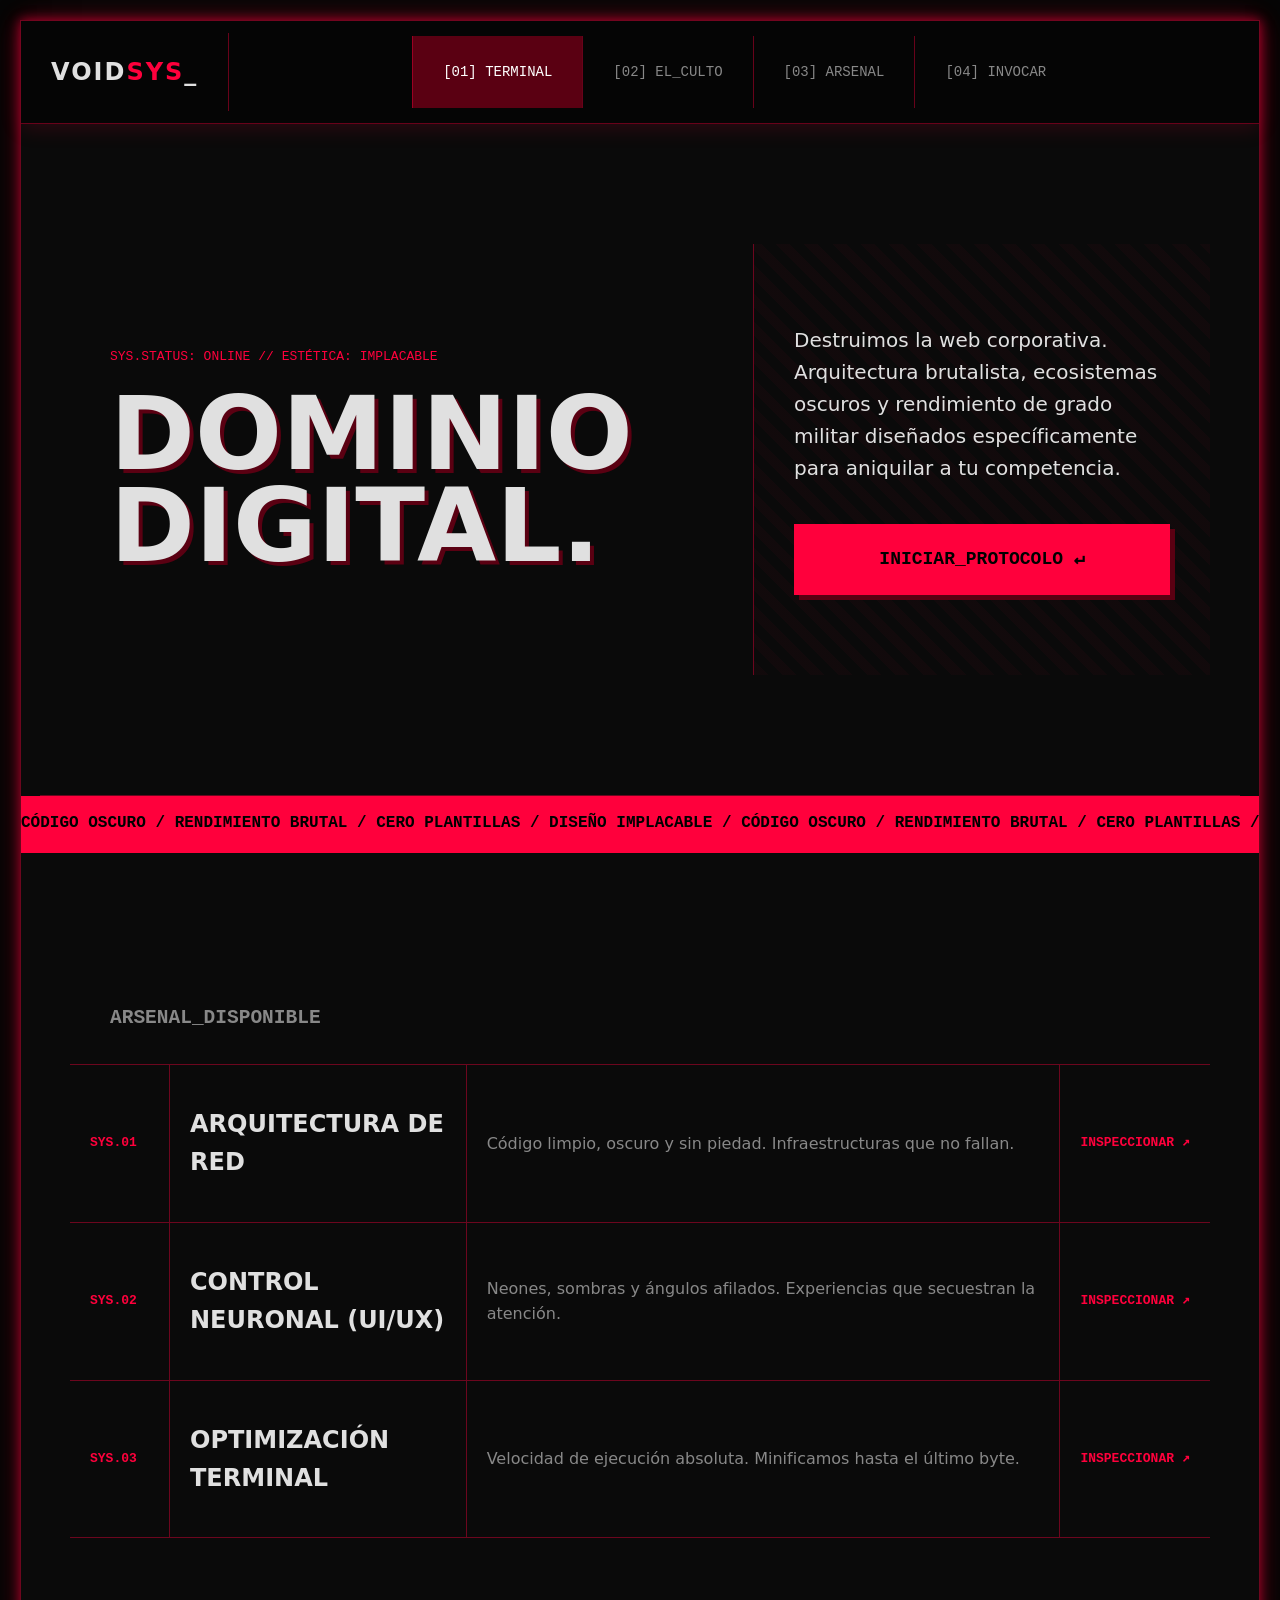
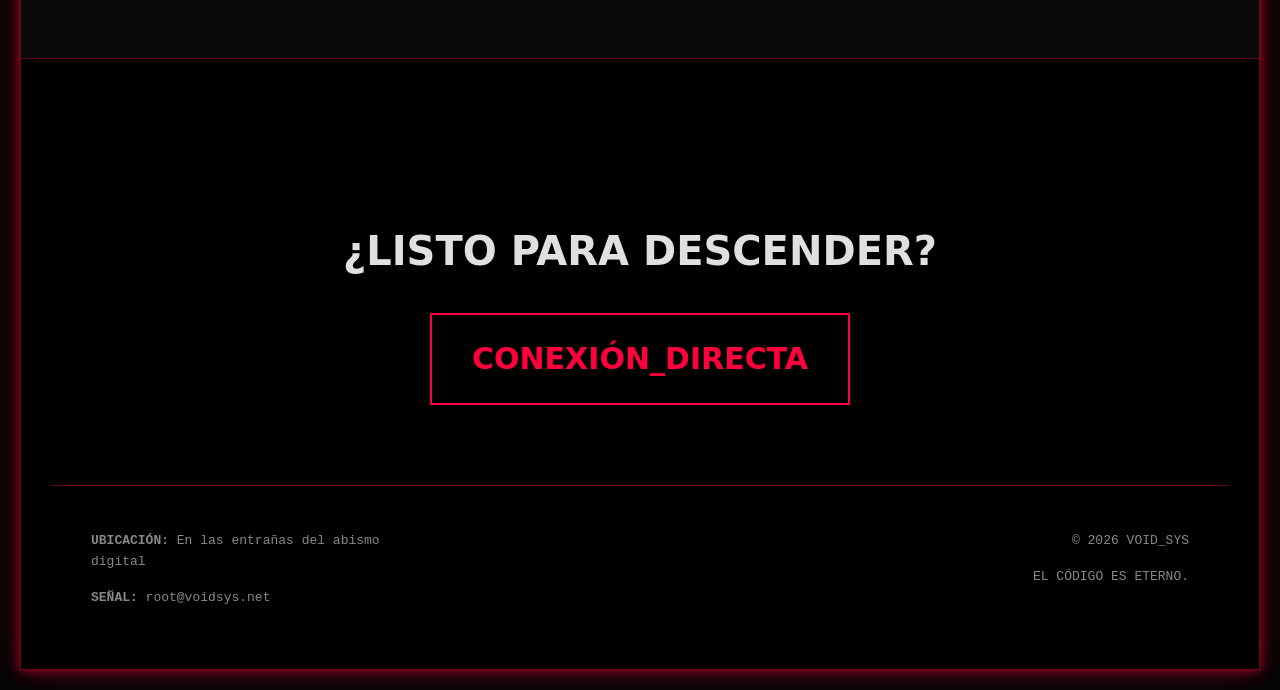
<file: index.html>
<!DOCTYPE html>
<html lang="es">
<head>
  <meta charset="UTF-8">
  <meta name="viewport" content="width=device-width, initial-scale=1.0">
  <meta name="description" content="VOID_SYS - Arquitectura digital desde las sombras. El código es la ley.">
  <title>VoidSys | Terminal Principal</title>
  
  <link rel="stylesheet" href="css/styles.css">
  <link rel="icon" type="image/x-icon" href="image/favicon.png">
</head>
<body class="brutal-mode">

  <div class="brutal-grid-container">

    <!-- NAV TIPO TERMINAL -->
    <header class="brutal-header">
      <a href="index.html" class="brutal-logo">VOID<span>SYS</span>_</a>
      <nav class="brutal-nav">
        <a href="index.html" class="activo">[01] TERMINAL</a>
        <a href="nosotros.html">[02] EL_CULTO</a>
        <a href="servicios.html">[03] ARSENAL</a>
        <a href="contacto.html">[04] INVOCAR</a>
      </nav>
    </header>

    <!-- HERO ASIMÉTRICO -->
    <main class="brutal-main">
      <section class="brutal-hero">
        <div class="hero-title-block">
          <span class="sys-label">SYS.STATUS: ONLINE // ESTÉTICA: IMPLACABLE</span>
          <h1 class="massive-text">DOMINIO<br>DIGITAL.</h1>
        </div>
        
        <div class="hero-info-block">
          <p>Destruimos la web corporativa. Arquitectura brutalista, ecosistemas oscuros y rendimiento de grado militar diseñados específicamente para aniquilar a tu competencia.</p>
          <a href="contacto.html" class="btn-brutal">INICIAR_PROTOCOLO ↵</a>
        </div>
      </section>

      <!-- MARQUEE AGRESIVO (Cinta de texto) -->
      <div class="brutal-marquee">
        <div class="marquee-content">
          <span>CÓDIGO OSCURO / RENDIMIENTO BRUTAL / CERO PLANTILLAS / DISEÑO IMPLACABLE / </span>
          <span>CÓDIGO OSCURO / RENDIMIENTO BRUTAL / CERO PLANTILLAS / DISEÑO IMPLACABLE / </span>
        </div>
      </div>

      <!-- SERVICIOS COMO LISTA DE DATOS CRUDOS -->
      <section class="brutal-features">
        <div class="features-header">
          <h2>ARSENAL_DISPONIBLE</h2>
        </div>

        <div class="feature-row">
          <div class="feat-id">SYS.01</div>
          <div class="feat-name">ARQUITECTURA DE RED</div>
          <div class="feat-desc">Código limpio, oscuro y sin piedad. Infraestructuras que no fallan.</div>
          <a href="servicios.html" class="feat-link">INSPECCIONAR ↗</a>
        </div>

        <div class="feature-row">
          <div class="feat-id">SYS.02</div>
          <div class="feat-name">CONTROL NEURONAL (UI/UX)</div>
          <div class="feat-desc">Neones, sombras y ángulos afilados. Experiencias que secuestran la atención.</div>
          <a href="servicios.html" class="feat-link">INSPECCIONAR ↗</a>
        </div>

        <div class="feature-row">
          <div class="feat-id">SYS.03</div>
          <div class="feat-name">OPTIMIZACIÓN TERMINAL</div>
          <div class="feat-desc">Velocidad de ejecución absoluta. Minificamos hasta el último byte.</div>
          <a href="servicios.html" class="feat-link">INSPECCIONAR ↗</a>
        </div>
      </section>
    </main>

    <!-- FOOTER BLOQUE MASIVO -->
    <footer class="brutal-footer">
      <div class="footer-cta">
        <h2>¿LISTO PARA DESCENDER?</h2>
        <a href="contacto.html" class="btn-massive">CONEXIÓN_DIRECTA</a>
      </div>
      
      <div class="footer-data">
        <div class="data-col">
          <p><strong>UBICACIÓN:</strong> En las entrañas del abismo digital</p>
          <p><strong>SEÑAL:</strong> root@voidsys.net</p>
        </div>
        <div class="data-col right">
          <p>© 2026 VOID_SYS</p>
          <p>EL CÓDIGO ES ETERNO.</p>
        </div>
      </div>
    </footer>

  </div>

  <script src="js/script.js"></script>
</body>
</html>
</file>
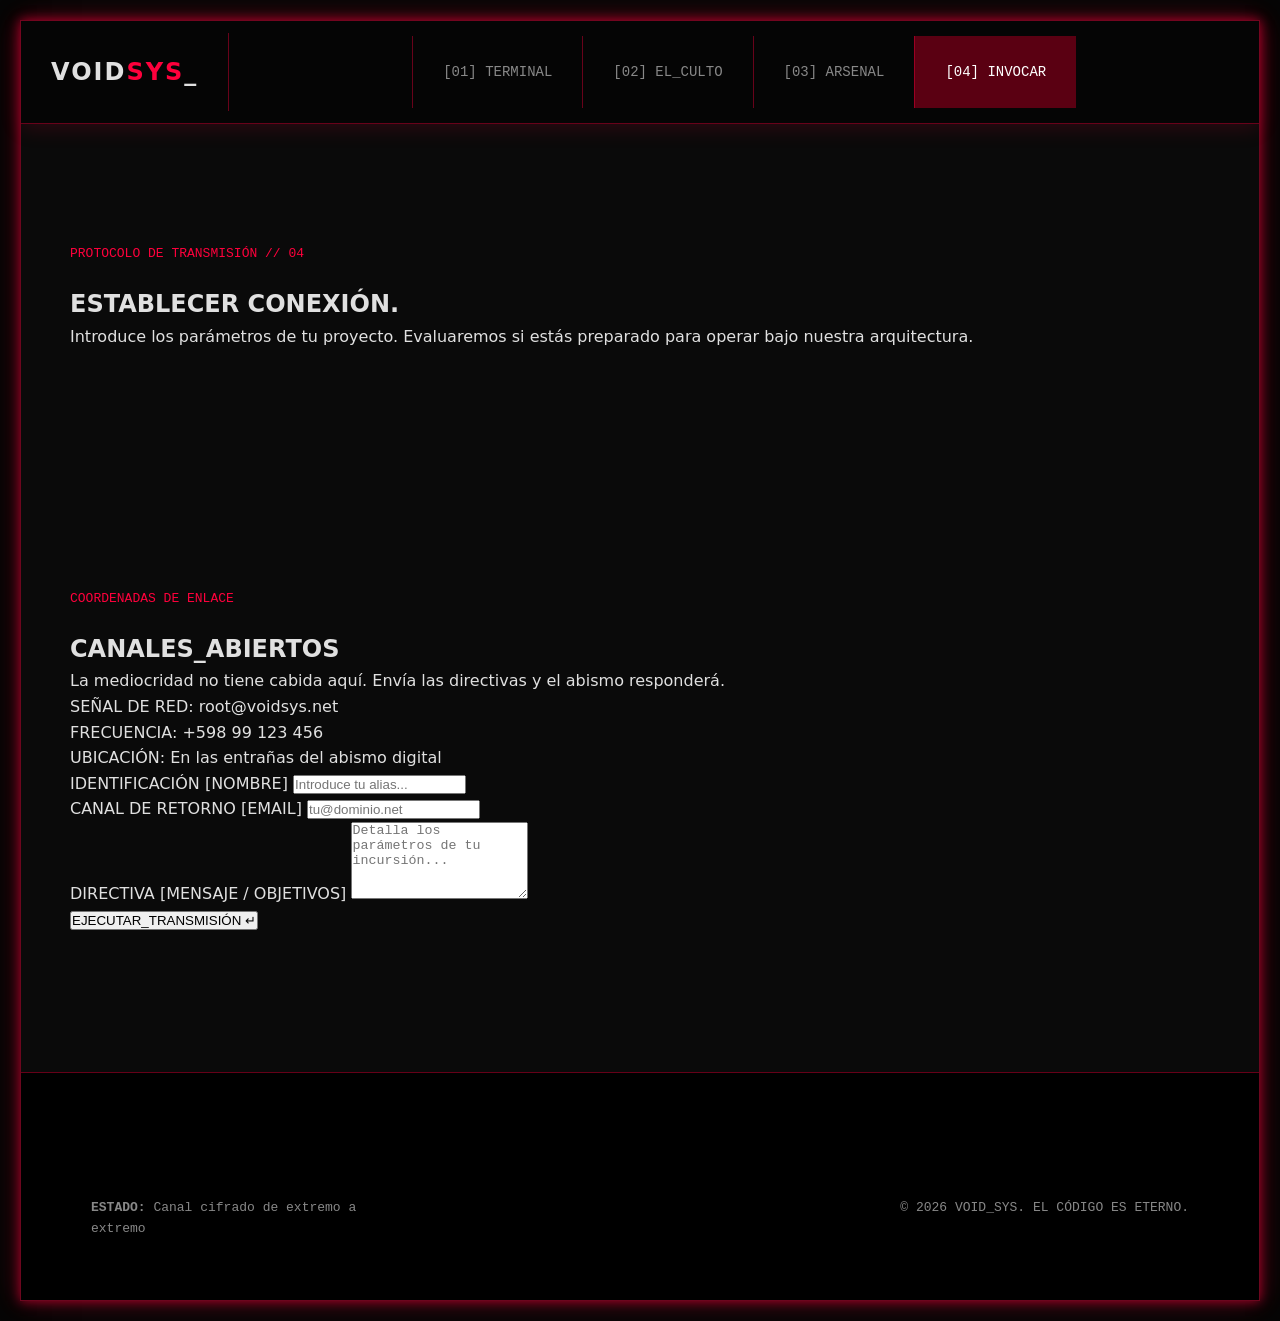
<file: contacto.html>
<!DOCTYPE html>
<html lang="es">
<head>
  <meta charset="UTF-8">
  <meta name="viewport" content="width=device-width, initial-scale=1.0">
  <meta name="description" content="Inicia el protocolo. Contacta con VOID_SYS.">
  <title>VoidSys | Invocación</title>
  
  <link rel="stylesheet" href="css/styles.css">
  <link rel="icon" type="image/x-icon" href="image/favicon.png">
</head>
<body class="brutal-mode">

  <div class="brutal-grid-container">

    <!-- NAV TIPO TERMINAL -->
    <header class="brutal-header">
      <a href="index.html" class="brutal-logo">VOID<span>SYS</span>_</a>
      <nav class="brutal-nav">
        <a href="index.html">[01] TERMINAL</a>
        <a href="nosotros.html">[02] EL_CULTO</a>
        <a href="servicios.html">[03] ARSENAL</a>
        <a href="contacto.html" class="activo">[04] INVOCAR</a>
      </nav>
    </header>

    <main class="brutal-main">
      
      <!-- HERO INTERNO -->
      <section class="brutal-hero-int">
        <span class="sys-label">PROTOCOLO DE TRANSMISIÓN // 04</span>
        <h1 class="massive-text-int">ESTABLECER CONEXIÓN.</h1>
        <p>Introduce los parámetros de tu proyecto. Evaluaremos si estás preparado para operar bajo nuestra arquitectura.</p>
      </section>

      <!-- SECCIÓN DE CONTACTO ASIMÉTRICA -->
      <section class="brutal-contact-section">
        <div class="contact-info-panel">
          <span class="sys-label">COORDENADAS DE ENLACE</span>
          <h2>CANALES_ABIERTOS</h2>
          <p>La mediocridad no tiene cabida aquí. Envía las directivas y el abismo responderá.</p>

          <div class="terminal-dato">
            <span class="dato-key">SEÑAL DE RED:</span>
            <span class="dato-val">root@voidsys.net</span>
          </div>

          <div class="terminal-dato">
            <span class="dato-key">FRECUENCIA:</span>
            <span class="dato-val">+598 99 123 456</span>
          </div>

          <div class="terminal-dato">
            <span class="dato-key">UBICACIÓN:</span>
            <span class="dato-val">En las entrañas del abismo digital</span>
          </div>
        </div>

        <div class="contact-form-panel">
          <form id="formContacto" class="brutal-form">
            <div class="campo-brutal">
              <label for="nombre">IDENTIFICACIÓN [NOMBRE]</label>
              <input type="text" id="nombre" name="nombre" placeholder="Introduce tu alias..." required>
            </div>

            <div class="campo-brutal">
              <label for="email">CANAL DE RETORNO [EMAIL]</label>
              <input type="email" id="email" name="email" placeholder="tu@dominio.net" required>
            </div>

            <div class="campo-brutal">
              <label for="mensaje">DIRECTIVA [MENSAJE / OBJETIVOS]</label>
              <textarea id="mensaje" name="mensaje" rows="5" placeholder="Detalla los parámetros de tu incursión..." required></textarea>
            </div>

            <button type="submit" class="btn-brutal-form">EJECUTAR_TRANSMISIÓN ↵</button>
            <p id="mensajeFormulario" class="mensaje-formulario"></p>
          </form>
        </div>
      </section>

    </main>

    <!-- FOOTER -->
    <footer class="brutal-footer">
      <div class="footer-data">
        <div class="data-col">
          <p><strong>ESTADO:</strong> Canal cifrado de extremo a extremo</p>
        </div>
        <div class="data-col right">
          <p>© 2026 VOID_SYS. EL CÓDIGO ES ETERNO.</p>
        </div>
      </div>
    </footer>

  </div>

  <script src="js/script.js"></script>
</body>
</html>
</file>
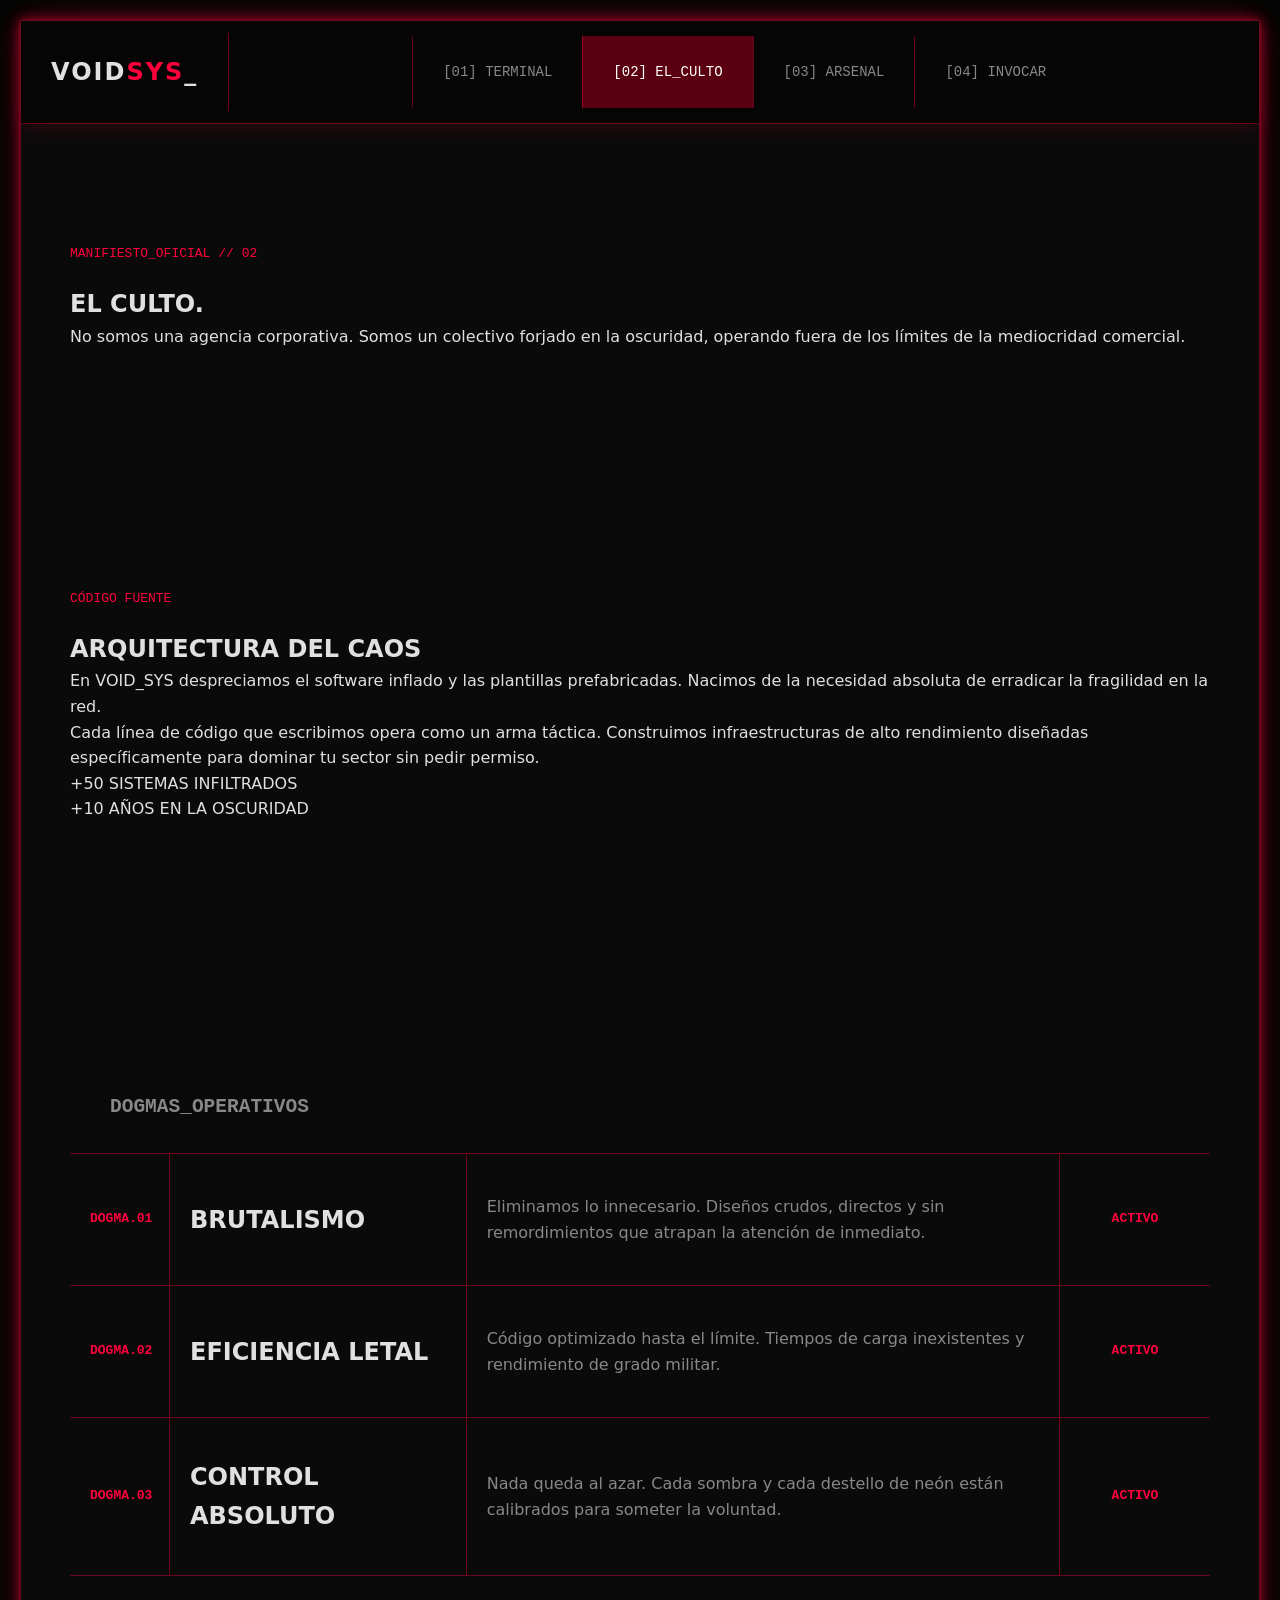
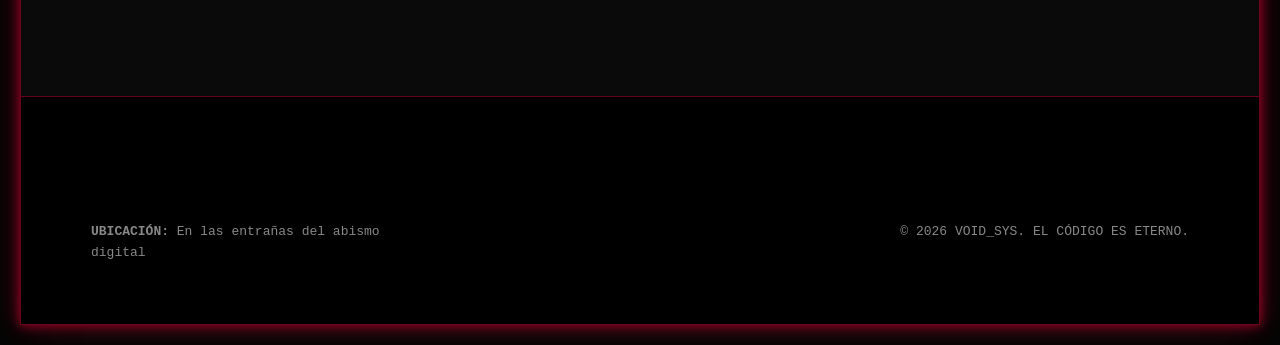
<file: nosotros.html>
<!DOCTYPE html>
<html lang="es">
<head>
  <meta charset="UTF-8">
  <meta name="viewport" content="width=device-width, initial-scale=1.0">
  <meta name="description" content="Conoce a VOID_SYS: El culto detrás del código oscuro y el rendimiento brutal.">
  <title>VoidSys | El Culto</title>
  
  <link rel="stylesheet" href="css/styles.css">
  <link rel="icon" type="image/x-icon" href="image/favicon.png">
</head>
<body class="brutal-mode">

  <div class="brutal-grid-container">

    <!-- NAV TIPO TERMINAL -->
    <header class="brutal-header">
      <a href="index.html" class="brutal-logo">VOID<span>SYS</span>_</a>
      <nav class="brutal-nav">
        <a href="index.html">[01] TERMINAL</a>
        <a href="nosotros.html" class="activo">[02] EL_CULTO</a>
        <a href="servicios.html">[03] ARSENAL</a>
        <a href="contacto.html">[04] INVOCAR</a>
      </nav>
    </header>

    <main class="brutal-main">
      
      <!-- HERO INTERNO -->
      <section class="brutal-hero-int">
        <span class="sys-label">MANIFIESTO_OFICIAL // 02</span>
        <h1 class="massive-text-int">EL CULTO.</h1>
        <p>No somos una agencia corporativa. Somos un colectivo forjado en la oscuridad, operando fuera de los límites de la mediocridad comercial.</p>
      </section>

      <!-- DOS COLUMNAS TÉCNICAS -->
      <section class="brutal-split-section">
        <div class="split-col-left">
          <span class="sys-label">CÓDIGO FUENTE</span>
          <h2>ARQUITECTURA DEL CAOS</h2>
          <p>En VOID_SYS despreciamos el software inflado y las plantillas prefabricadas. Nacimos de la necesidad absoluta de erradicar la fragilidad en la red.</p>
          <p>Cada línea de código que escribimos opera como un arma táctica. Construimos infraestructuras de alto rendimiento diseñadas específicamente para dominar tu sector sin pedir permiso.</p>
        </div>

        <div class="split-col-right">
          <div class="stat-box">
            <span class="stat-num">+50</span>
            <span class="stat-label">SISTEMAS INFILTRADOS</span>
          </div>
          <div class="stat-box">
            <span class="stat-num">+10</span>
            <span class="stat-label">AÑOS EN LA OSCURIDAD</span>
          </div>
        </div>
      </section>

      <!-- DOGMAS (Filas tipo terminal) -->
      <section class="brutal-features">
        <div class="features-header">
          <h2>DOGMAS_OPERATIVOS</h2>
        </div>

        <div class="feature-row">
          <div class="feat-id">DOGMA.01</div>
          <div class="feat-name">BRUTALISMO</div>
          <div class="feat-desc">Eliminamos lo innecesario. Diseños crudos, directos y sin remordimientos que atrapan la atención de inmediato.</div>
          <div class="feat-link">ACTIVO</div>
        </div>

        <div class="feature-row">
          <div class="feat-id">DOGMA.02</div>
          <div class="feat-name">EFICIENCIA LETAL</div>
          <div class="feat-desc">Código optimizado hasta el límite. Tiempos de carga inexistentes y rendimiento de grado militar.</div>
          <div class="feat-link">ACTIVO</div>
        </div>

        <div class="feature-row">
          <div class="feat-id">DOGMA.03</div>
          <div class="feat-name">CONTROL ABSOLUTO</div>
          <div class="feat-desc">Nada queda al azar. Cada sombra y cada destello de neón están calibrados para someter la voluntad.</div>
          <div class="feat-link">ACTIVO</div>
        </div>
      </section>

    </main>

    <!-- FOOTER -->
    <footer class="brutal-footer">
      <div class="footer-data">
        <div class="data-col">
          <p><strong>UBICACIÓN:</strong> En las entrañas del abismo digital</p>
        </div>
        <div class="data-col right">
          <p>© 2026 VOID_SYS. EL CÓDIGO ES ETERNO.</p>
        </div>
      </div>
    </footer>

  </div>

  <script src="js/script.js"></script>
</body>
</html>
</file>
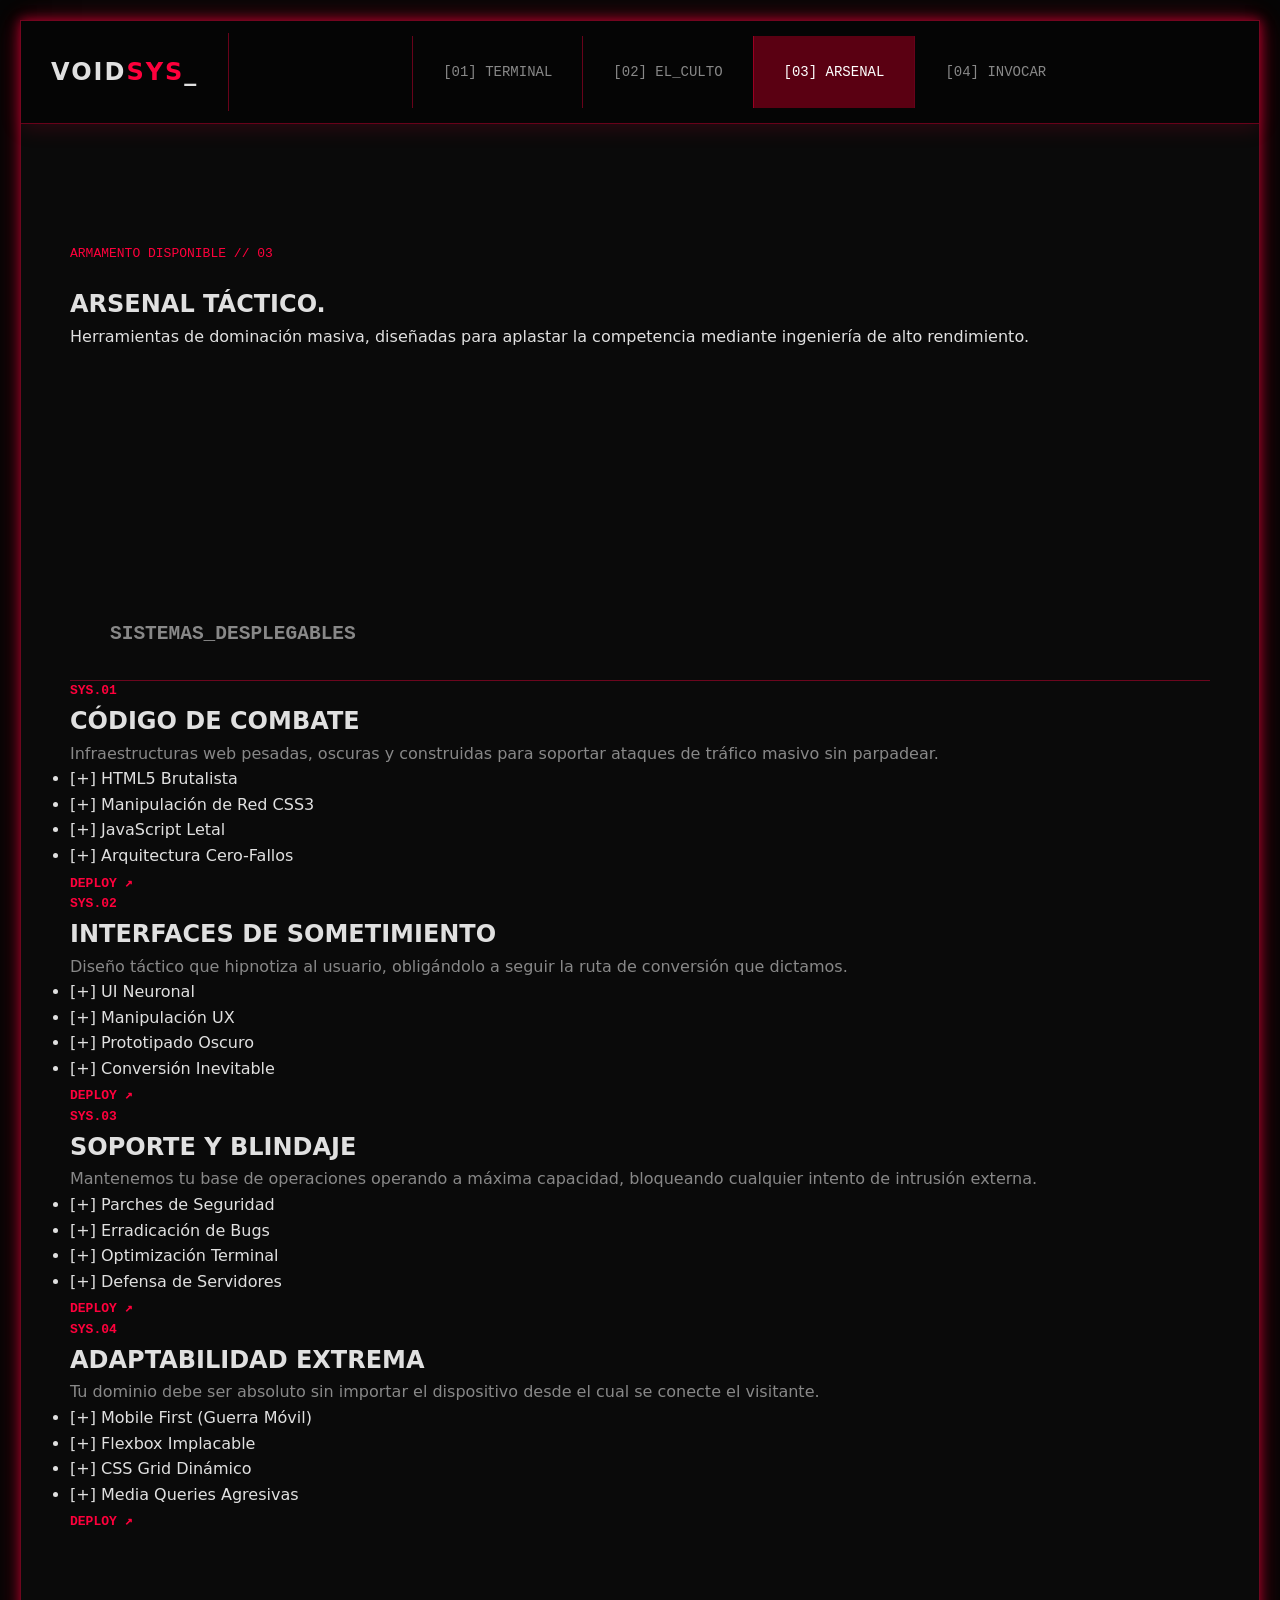
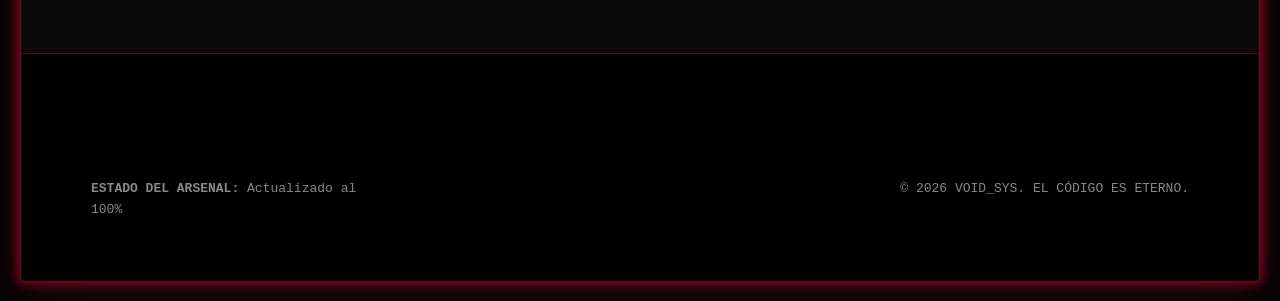
<file: servicios.html>
<!DOCTYPE html>
<html lang="es">
<head>
  <meta charset="UTF-8">
  <meta name="viewport" content="width=device-width, initial-scale=1.0">
  <meta name="description" content="El arsenal de VOID_SYS: Desarrollo, UI/UX, Optimización y Código de grado militar.">
  <title>VoidSys | Arsenal</title>
  
  <link rel="stylesheet" href="css/styles.css">
  <link rel="icon" type="image/x-icon" href="image/favicon.png">
</head>
<body class="brutal-mode">

  <div class="brutal-grid-container">

    <!-- NAV TIPO TERMINAL -->
    <header class="brutal-header">
      <a href="index.html" class="brutal-logo">VOID<span>SYS</span>_</a>
      <nav class="brutal-nav">
        <a href="index.html">[01] TERMINAL</a>
        <a href="nosotros.html">[02] EL_CULTO</a>
        <a href="servicios.html" class="activo">[03] ARSENAL</a>
        <a href="contacto.html">[04] INVOCAR</a>
      </nav>
    </header>

    <main class="brutal-main">
      
      <!-- HERO INTERNO -->
      <section class="brutal-hero-int">
        <span class="sys-label">ARMAMENTO DISPONIBLE // 03</span>
        <h1 class="massive-text-int">ARSENAL TÁCTICO.</h1>
        <p>Herramientas de dominación masiva, diseñadas para aplastar la competencia mediante ingeniería de alto rendimiento.</p>
      </section>

      <!-- ARSENAL EN FILAS TÉCNICAS (Adiós tarjetas flotantes) -->
      <section class="brutal-features">
        <div class="features-header">
          <h2>SISTEMAS_DESPLEGABLES</h2>
        </div>

        <div class="feature-row-service">
          <div class="feat-id">SYS.01</div>
          <div class="feat-content-block">
            <h3 class="feat-name">CÓDIGO DE COMBATE</h3>
            <p class="feat-desc">Infraestructuras web pesadas, oscuras y construidas para soportar ataques de tráfico masivo sin parpadear.</p>
            <ul class="brutal-sublist">
              <li>[+] HTML5 Brutalista</li>
              <li>[+] Manipulación de Red CSS3</li>
              <li>[+] JavaScript Letal</li>
              <li>[+] Arquitectura Cero-Fallos</li>
            </ul>
          </div>
          <a href="contacto.html" class="feat-link">DEPLOY ↗</a>
        </div>

        <div class="feature-row-service">
          <div class="feat-id">SYS.02</div>
          <div class="feat-content-block">
            <h3 class="feat-name">INTERFACES DE SOMETIMIENTO</h3>
            <p class="feat-desc">Diseño táctico que hipnotiza al usuario, obligándolo a seguir la ruta de conversión que dictamos.</p>
            <ul class="brutal-sublist">
              <li>[+] UI Neuronal</li>
              <li>[+] Manipulación UX</li>
              <li>[+] Prototipado Oscuro</li>
              <li>[+] Conversión Inevitable</li>
            </ul>
          </div>
          <a href="contacto.html" class="feat-link">DEPLOY ↗</a>
        </div>

        <div class="feature-row-service">
          <div class="feat-id">SYS.03</div>
          <div class="feat-content-block">
            <h3 class="feat-name">SOPORTE Y BLINDAJE</h3>
            <p class="feat-desc">Mantenemos tu base de operaciones operando a máxima capacidad, bloqueando cualquier intento de intrusión externa.</p>
            <ul class="brutal-sublist">
              <li>[+] Parches de Seguridad</li>
              <li>[+] Erradicación de Bugs</li>
              <li>[+] Optimización Terminal</li>
              <li>[+] Defensa de Servidores</li>
            </ul>
          </div>
          <a href="contacto.html" class="feat-link">DEPLOY ↗</a>
        </div>

        <div class="feature-row-service">
          <div class="feat-id">SYS.04</div>
          <div class="feat-content-block">
            <h3 class="feat-name">ADAPTABILIDAD EXTREMA</h3>
            <p class="feat-desc">Tu dominio debe ser absoluto sin importar el dispositivo desde el cual se conecte el visitante.</p>
            <ul class="brutal-sublist">
              <li>[+] Mobile First (Guerra Móvil)</li>
              <li>[+] Flexbox Implacable</li>
              <li>[+] CSS Grid Dinámico</li>
              <li>[+] Media Queries Agresivas</li>
            </ul>
          </div>
          <a href="contacto.html" class="feat-link">DEPLOY ↗</a>
        </div>
      </section>

    </main>

    <!-- FOOTER -->
    <footer class="brutal-footer">
      <div class="footer-data">
        <div class="data-col">
          <p><strong>ESTADO DEL ARSENAL:</strong> Actualizado al 100%</p>
        </div>
        <div class="data-col right">
          <p>© 2026 VOID_SYS. EL CÓDIGO ES ETERNO.</p>
        </div>
      </div>
    </footer>

  </div>

  <script src="js/script.js"></script>
</body>
</html>
</file>
<file: css/styles.css>
/* quick reset */
*, *::before, *::after {
  margin: 0;
  padding: 0;
  box-sizing: border-box;
}

html { 
  scroll-behavior: smooth; 
  background-color: #000; /* prevent white flash on reload */
}

/* Dark/Evil Theme Vars */
:root {
  --blood-red: #ff003c;
  --dark-blood: #5a0012;
  --void: #050505;
  --abyss: #0a0a0a;
  --text-main: #e0e0e0;
  --text-muted: #888;
  --border-dark: #222;
  --border-neon: rgba(255, 0, 60, 0.4);
  
  /* The glow effect */
  --neon-glow: 0 0 10px rgba(255, 0, 60, 0.5), 
               0 0 20px rgba(255, 0, 60, 0.3), 
               0 0 40px rgba(255, 0, 60, 0.1);
}

body {
  font-family: system-ui, -apple-system, sans-serif;
  color: var(--text-main);
  background: var(--void);
  line-height: 1.6;
  overflow-x: hidden;
}

a {
  text-decoration: none;
  color: inherit;
  transition: all 0.2s ease-in-out;
}

/* --- Nav --- */
.header, header {
  background: rgba(5, 5, 5, 0.85);
  backdrop-filter: blur(8px);
  border-bottom: 1px solid var(--border-neon);
  position: sticky;
  top: 0;
  z-index: 1000;
  box-shadow: 0 4px 20px rgba(255, 0, 60, 0.15);
}

.navbar, header nav {
  max-width: 1200px;
  margin: 0 auto;
  padding: 15px 30px;
  display: flex;
  align-items: center;
  justify-content: space-between;
}

.logo {
  font-size: 28px;
  font-weight: 900;
  letter-spacing: -1px;
  text-transform: uppercase;
}

.logo span {
  color: var(--blood-red);
  text-shadow: 0 0 10px var(--blood-red);
}

.menu, nav ul {
  display: flex;
  gap: 35px;
  list-style: none;
}

.menu a, nav ul a {
  color: var(--text-muted);
  font-weight: 600;
  text-transform: uppercase;
  font-size: 14px;
  letter-spacing: 1px;
}

.menu a:hover,
.menu a.activo,
nav ul a:hover,
nav ul a.activo {
  color: var(--blood-red);
  text-shadow: 0 0 8px var(--border-neon);
}

/* mobile toggle */
.menu-btn {
  display: none;
  border: none;
  background: transparent;
  color: var(--blood-red);
  font-size: 28px;
  cursor: pointer;
}

/* --- Hero Section --- */
.hero {
  max-width: 1200px;
  margin: 0 auto;
  min-height: 650px;
  padding: 80px 30px;
  display: grid;
  grid-template-columns: 1.2fr 0.8fr;
  gap: 60px;
  align-items: center;
}

.etiqueta {
  color: var(--blood-red);
  font-weight: 700;
  font-size: 13px;
  letter-spacing: 3px;
  text-transform: uppercase;
  text-shadow: 0 0 5px var(--dark-blood);
}

.hero h1 {
  font-size: clamp(40px, 6vw, 75px);
  line-height: 1.1;
  margin: 15px 0 25px;
  text-transform: uppercase;
  font-weight: 900;
}

.hero h1 span {
  color: var(--blood-red);
  text-shadow: var(--neon-glow);
}

.hero p {
  font-size: 18px;
  color: var(--text-muted);
  max-width: 550px;
  margin-bottom: 40px;
}

.hero-botones {
  display: flex;
  gap: 20px;
  flex-wrap: wrap;
}

/* --- Buttons --- */
.btn, .btn-principal, .btn-secundario, .btn-blanco {
  display: inline-block;
  padding: 12px 28px;
  border-radius: 0; /* sharp edges for the evil look */
  font-weight: bold;
  letter-spacing: 1px;
  text-transform: uppercase;
  font-size: 14px;
  cursor: pointer;
  border: 1px solid transparent;
  transition: all 0.3s cubic-bezier(0.4, 0, 0.2, 1);
}

.btn-principal {
  background: var(--dark-blood);
  color: #fff;
  border-color: var(--blood-red);
  box-shadow: 0 0 15px rgba(255, 0, 60, 0.2);
}

.btn-principal:hover {
  background: var(--blood-red);
  box-shadow: var(--neon-glow);
  transform: scale(1.05);
}

.btn-secundario {
  background: transparent;
  color: var(--text-main);
  border: 1px solid var(--text-muted);
}

.btn-secundario:hover {
  border-color: var(--blood-red);
  color: var(--blood-red);
  box-shadow: inset 0 0 10px rgba(255, 0, 60, 0.2);
}

.btn-blanco {
  background: var(--text-main);
  color: var(--void);
}
.btn-blanco:hover {
  background: var(--blood-red);
  color: #fff;
  box-shadow: var(--neon-glow);
}

/* hero graphic area */
.hero-card {
  min-height: 380px;
  background: linear-gradient(180deg, #110000 0%, var(--void) 100%);
  border: 1px solid var(--border-neon);
  border-radius: 2px;
  display: flex;
  flex-direction: column;
  align-items: center;
  justify-content: center;
  box-shadow: var(--neon-glow);
  position: relative;
  overflow: hidden;
}

/* cool little scanline effect on the card */
.hero-card::after {
  content: "";
  position: absolute;
  top: 0; left: 0; width: 100%; height: 100%;
  background: repeating-linear-gradient(
    0deg,
    rgba(0, 0, 0, 0.15),
    rgba(0, 0, 0, 0.15) 1px,
    transparent 1px,
    transparent 2px
  );
  pointer-events: none;
}

.codigo {
  font-family: monospace;
  font-size: 22px;
  color: var(--blood-red);
  text-shadow: 0 0 8px var(--blood-red);
  z-index: 1;
}

.codigo strong { margin: 0 10px; }

.hero-icon {
  font-size: 90px;
  margin: 25px 0;
  color: #fff;
  filter: drop-shadow(0 0 15px var(--blood-red));
  z-index: 1;
}

.hero-card p {
  color: var(--text-main);
  z-index: 1;
}

/* --- Main Sections --- */
.seccion, section {
  max-width: 1200px;
  margin: 0 auto;
  padding: 120px 30px;
}

.fondo-claro {
  max-width: 100%;
  background: var(--abyss);
  border-top: 1px solid var(--border-dark);
  border-bottom: 1px solid var(--border-dark);
}

.titulo-seccion {
  text-align: center;
  max-width: 700px;
  margin: 0 auto 60px;
}

.titulo-seccion > span {
  color: var(--blood-red);
  font-weight: 700;
  text-transform: uppercase;
  letter-spacing: 2px;
  font-size: 13px;
}

.titulo-seccion h2 {
  font-size: 38px;
  margin: 15px 0;
  text-transform: uppercase;
}

.titulo-seccion p { color: var(--text-muted); }

/* --- Grid / Cards --- */
.tarjetas {
  display: grid;
  grid-template-columns: repeat(3, 1fr);
  gap: 30px;
}

.tarjeta {
  background: var(--void);
  padding: 40px 30px;
  border: 1px solid var(--border-dark);
  border-radius: 2px; /* keeping it sharp */
  transition: all 0.3s ease;
  position: relative;
}

.tarjeta:hover {
  transform: translateY(-5px);
  border-color: var(--blood-red);
  box-shadow: var(--neon-glow);
}

.icono {
  width: 50px;
  height: 50px;
  background: var(--dark-blood);
  color: #fff;
  display: flex;
  align-items: center;
  justify-content: center;
  font-size: 24px;
  margin-bottom: 25px;
  border: 1px solid var(--blood-red);
  box-shadow: 0 0 10px rgba(255, 0, 60, 0.4);
}

.tarjeta h3 {
  font-size: 20px;
  margin-bottom: 15px;
  text-transform: uppercase;
}

.tarjeta p {
  color: var(--text-muted);
  margin-bottom: 25px;
  font-size: 15px;
}

.tarjeta a {
  color: var(--blood-red);
  font-weight: bold;
  text-transform: uppercase;
  font-size: 13px;
  letter-spacing: 1px;
}
.tarjeta a:hover {
  text-shadow: 0 0 8px var(--blood-red);
}

/* --- Call To Action --- */
.cta {
  max-width: 1140px;
  margin: 60px auto 120px;
  padding: 70px;
  background: linear-gradient(45deg, #0a0000, var(--dark-blood));
  border: 1px solid var(--blood-red);
  box-shadow: var(--neon-glow);
  color: #fff;
  display: flex;
  align-items: center;
  justify-content: space-between;
  gap: 40px;
}

.cta h2 {
  font-size: 38px;
  text-transform: uppercase;
  text-shadow: 2px 2px 0 #000;
}

.cta p {
  margin-top: 15px;
  color: #ddd;
  font-size: 18px;
}

/* --- Internal Pages Hero --- */
.hero-interno {
  text-align: center;
  padding: 120px 30px;
  background: var(--abyss);
  border-bottom: 1px solid var(--border-neon);
  box-shadow: inset 0 -10px 30px rgba(255,0,60,0.05);
}

.hero-interno span {
  color: var(--blood-red);
  font-weight: 900;
  letter-spacing: 4px;
  text-transform: uppercase;
}

.hero-interno h1 {
  font-size: 55px;
  margin: 20px 0;
  text-transform: uppercase;
  text-shadow: var(--neon-glow);
}

.hero-interno p {
  max-width: 600px;
  margin: 0 auto;
  color: var(--text-muted);
  font-size: 19px;
}

/* --- Two Column Layout --- */
.contenido-dos-columnas {
  display: grid;
  grid-template-columns: 1fr 1fr;
  gap: 70px;
  align-items: center;
}

.contenido-dos-columnas h2 {
  font-size: 40px;
  margin: 10px 0 20px;
  text-transform: uppercase;
}

.contenido-dos-columnas p {
  color: var(--text-muted);
  margin-bottom: 20px;
}

.numero-card {
  background: var(--abyss);
  padding: 40px;
  border: 1px solid var(--border-dark);
  display: grid;
  grid-template-columns: 1fr 1fr;
  gap: 20px;
  text-align: center;
  position: relative;
}

/* corner accents */
.numero-card::before {
  content: ''; position: absolute; top: -1px; left: -1px;
  width: 20px; height: 20px; border-top: 2px solid var(--blood-red); border-left: 2px solid var(--blood-red);
}
.numero-card::after {
  content: ''; position: absolute; bottom: -1px; right: -1px;
  width: 20px; height: 20px; border-bottom: 2px solid var(--blood-red); border-right: 2px solid var(--blood-red);
}

.numero-card strong {
  font-size: 50px;
  color: var(--blood-red);
  text-shadow: 0 0 15px rgba(255, 0, 60, 0.4);
  display: block;
}

.numero-card span {
  color: var(--text-muted);
  text-transform: uppercase;
  font-size: 13px;
  letter-spacing: 1px;
}

/* --- Feature Lists --- */
.lista {
  list-style: none;
  margin-top: 30px;
}

.lista li {
  padding: 12px 0;
  border-bottom: 1px solid var(--border-dark);
  color: var(--text-main);
}

.lista li::before {
  content: "›"; /* sharper bullet point */
  color: var(--blood-red);
  font-weight: bold;
  font-size: 20px;
  margin-right: 15px;
  text-shadow: 0 0 5px var(--blood-red);
}

/* --- Contact & Forms --- */
.contacto {
  display: grid;
  grid-template-columns: 0.8fr 1.2fr;
  gap: 60px;
}

.contacto-info h2 {
  font-size: 38px;
  margin-bottom: 20px;
  text-transform: uppercase;
}

.contacto-info > p {
  color: var(--text-muted);
  margin-bottom: 40px;
}

.dato {
  display: flex;
  flex-direction: column;
  margin-bottom: 25px;
}

.dato strong {
  color: var(--blood-red);
  text-transform: uppercase;
  letter-spacing: 1px;
  font-size: 13px;
  margin-bottom: 5px;
}

.dato span { color: var(--text-main); font-size: 18px; }

.formulario {
  padding: 40px;
  background: var(--abyss);
  border: 1px solid var(--border-dark);
}

.campo { margin-bottom: 25px; }

.campo label {
  display: block;
  font-weight: 600;
  margin-bottom: 8px;
  color: var(--text-muted);
  text-transform: uppercase;
  font-size: 12px;
  letter-spacing: 1px;
}

.campo input,
.campo textarea {
  width: 100%;
  padding: 15px;
  background: var(--void);
  border: 1px solid var(--border-dark);
  color: var(--text-main);
  font-family: inherit;
  font-size: 16px;
  outline: none;
  transition: all 0.3s ease;
}

.campo input:focus,
.campo textarea:focus {
  border-color: var(--blood-red);
  box-shadow: inset 0 0 8px rgba(255, 0, 60, 0.2);
}

.campo textarea {
  resize: vertical;
  min-height: 120px;
}

.mensaje-formulario {
  margin-top: 20px;
  color: var(--blood-red);
  font-weight: bold;
}

/* --- Footer --- */
.footer, footer {
  background: #000;
  border-top: 1px solid var(--border-neon);
  color: var(--text-main);
  padding: 80px 30px 30px;
}

.footer-contenido {
  max-width: 1140px;
  margin: 0 auto;
  display: grid;
  grid-template-columns: 2fr 1fr 1fr;
  gap: 60px;
}

.footer .logo, footer .logo { color: #fff; }

.footer p, footer p {
  color: var(--text-muted);
  margin-top: 15px;
  max-width: 300px;
}

.footer h3, footer h3 {
  margin-bottom: 25px;
  color: var(--blood-red);
  text-transform: uppercase;
  letter-spacing: 1px;
}

.footer-contenido > div:nth-child(2) a {
  display: block;
  color: var(--text-muted);
  margin: 12px 0;
}
.footer-contenido > div:nth-child(2) a:hover {
  color: var(--blood-red);
  padding-left: 5px; /* cool little slide effect */
}

.copyright {
  max-width: 1140px;
  margin: 60px auto 0;
  padding-top: 25px;
  border-top: 1px solid var(--border-dark);
  text-align: center;
  color: var(--text-muted);
  font-size: 14px;
}

/* =========================================
   ESTRUCTURA BRUTALISTA (Para Index)
========================================= */

.brutal-mode {
  background: var(--void);
  padding: 20px; /* Crea un marco alrededor de toda la página */
}

.brutal-grid-container {
  max-width: 1400px;
  margin: 0 auto;
  border: 1px solid var(--border-neon);
  display: flex;
  flex-direction: column;
  background: var(--abyss);
  box-shadow: var(--neon-glow);
}

.brutal-header {
  display: flex;
  justify-content: space-between;
  align-items: center;
  border-bottom: 1px solid var(--border-neon);
  padding: 0;
}

.brutal-logo {
  font-size: 24px;
  font-weight: 900;
  padding: 20px 30px;
  border-right: 1px solid var(--border-neon);
  letter-spacing: 2px;
}
.brutal-logo span { color: var(--blood-red); }

.brutal-nav {
  display: flex;
  height: 100%;
}

.brutal-nav a {
  padding: 25px 30px;
  border-left: 1px solid var(--border-neon);
  font-family: monospace;
  font-size: 14px;
  color: var(--text-muted);
}
.brutal-nav a:hover, .brutal-nav a.activo {
  background: var(--dark-blood);
  color: #fff;
}

.brutal-hero {
  display: grid;
  grid-template-columns: 1.5fr 1fr;
  border-bottom: 1px solid var(--border-neon);
}

.hero-title-block {
  padding: 80px 40px;
  border-right: 1px solid var(--border-neon);
  display: flex;
  flex-direction: column;
  justify-content: center;
}

.sys-label {
  font-family: monospace;
  color: var(--blood-red);
  margin-bottom: 20px;
  display: block;
}

.massive-text {
  font-size: clamp(60px, 8vw, 120px);
  line-height: 0.9;
  text-transform: uppercase;
  color: var(--text-main);
  text-shadow: 4px 4px 0px var(--dark-blood);
  margin: 0;
}

.hero-info-block {
  padding: 80px 40px;
  display: flex;
  flex-direction: column;
  justify-content: center;
  background: repeating-linear-gradient(
    45deg,
    rgba(255, 0, 60, 0.03),
    rgba(255, 0, 60, 0.03) 10px,
    transparent 10px,
    transparent 20px
  );
}

.hero-info-block p {
  font-size: 20px;
  margin-bottom: 40px;
}

.btn-brutal {
  display: inline-block;
  padding: 20px;
  background: var(--blood-red);
  color: #000;
  font-weight: 900;
  font-family: monospace;
  font-size: 18px;
  text-transform: uppercase;
  text-align: center;
  border: 1px solid var(--blood-red);
  box-shadow: 5px 5px 0px var(--dark-blood);
}
.btn-brutal:hover {
  background: #fff;
  transform: translate(-2px, -2px);
  box-shadow: 7px 7px 0px var(--blood-red);
}

.brutal-marquee {
  overflow: hidden;
  white-space: nowrap;
  border-bottom: 1px solid var(--border-neon);
  background: var(--blood-red);
  color: #000;
  padding: 15px 0;
  font-family: monospace;
  font-size: 16px;
  font-weight: bold;
}

.marquee-content {
  display: inline-block;
  animation: scroll-marquee 15s linear infinite;
}
@keyframes scroll-marquee {
  0% { transform: translateX(0); }
  100% { transform: translateX(-50%); }
}

.brutal-features {
  display: flex;
  flex-direction: column;
}

.features-header {
  padding: 30px 40px;
  border-bottom: 1px solid var(--border-neon);
  font-family: monospace;
  color: var(--text-muted);
}

.feature-row {
  display: grid;
  grid-template-columns: 100px 1fr 2fr 150px;
  align-items: center;
  border-bottom: 1px solid var(--border-neon);
  transition: background 0.2s;
}

.feature-row:hover {
  background: rgba(255, 0, 60, 0.05);
}

.feature-row > div, .feature-row > a {
  padding: 40px 20px;
  border-right: 1px solid var(--border-neon);
  height: 100%;
  display: flex;
  align-items: center;
}
.feature-row > *:last-child { border-right: none; }

.feat-id {
  font-family: monospace;
  color: var(--blood-red);
  font-weight: bold;
}

.feat-name {
  font-size: 24px;
  font-weight: 900;
  text-transform: uppercase;
}

.feat-desc { color: var(--text-muted); }

.feat-link {
  font-family: monospace;
  color: var(--blood-red);
  font-weight: bold;
  justify-content: center;
  background: transparent;
}
.feat-link:hover {
  background: var(--blood-red);
  color: #000;
}

.brutal-footer {
  display: flex;
  flex-direction: column;
}

.footer-cta {
  padding: 80px 40px;
  text-align: center;
  border-bottom: 1px solid var(--border-neon);
  background: #000;
}

.footer-cta h2 {
  font-size: 40px;
  margin-bottom: 30px;
}

.btn-massive {
  font-size: 30px;
  font-weight: 900;
  color: var(--blood-red);
  border: 2px solid var(--blood-red);
  padding: 20px 40px;
  display: inline-block;
}
.btn-massive:hover {
  background: var(--blood-red);
  color: #000;
}

.footer-data {
  display: flex;
  justify-content: space-between;
  padding: 30px 40px;
  font-family: monospace;
  color: var(--text-muted);
}
.footer-data .right { text-align: right; }

/* --- Responsive --- */
@media (max-width: 900px) {
  .menu-btn { display: block; }

  .menu {
    position: absolute;
    top: 67px;
    left: 0;
    width: 100%;
    background: var(--void);
    display: none;
    flex-direction: column;
    padding: 30px;
    border-bottom: 1px solid var(--border-neon);
    box-shadow: 0 10px 30px rgba(0,0,0,0.9);
  }

  .menu.mostrar { display: flex; }

  .hero {
    grid-template-columns: 1fr;
    text-align: center;
    padding-top: 40px;
  }
  
  .hero p { margin: 0 auto 35px; }
  .hero-botones { justify-content: center; }
  
  .tarjetas, 
  .contenido-dos-columnas, 
  .contacto {
    grid-template-columns: 1fr;
  }

  .cta {
    margin: 40px 20px;
    flex-direction: column;
    text-align: center;
    padding: 40px 20px;
  }

  .footer-contenido {
    grid-template-columns: 1fr;
    gap: 40px;
  }

  .hero-interno h1 { font-size: 40px; }
  .brutal-hero { grid-template-columns: 1fr; }
  .hero-title-block { border-right: none; border-bottom: 1px solid var(--border-neon); }
  .feature-row { grid-template-columns: 1fr; border-bottom: none; }
  .feature-row > div, .feature-row > a { 
    border-right: none; 
    border-bottom: 1px solid var(--border-neon); 
    padding: 20px;
  }
  .brutal-nav { display: none; }
}

@media (max-width: 500px) {
  .navbar { padding: 15px 20px; }
  .hero { padding: 40px 20px; }
  .hero h1 { font-size: 35px; }
  .seccion { padding: 60px 20px; }
  
  .titulo-seccion h2 { font-size: 28px; }
  .hero-card { min-height: 250px; }
  .hero-icon { font-size: 60px; }
  
  .formulario { padding: 25px 20px; }
  .numero-card { padding: 20px; gap: 10px; }
}
</file>
